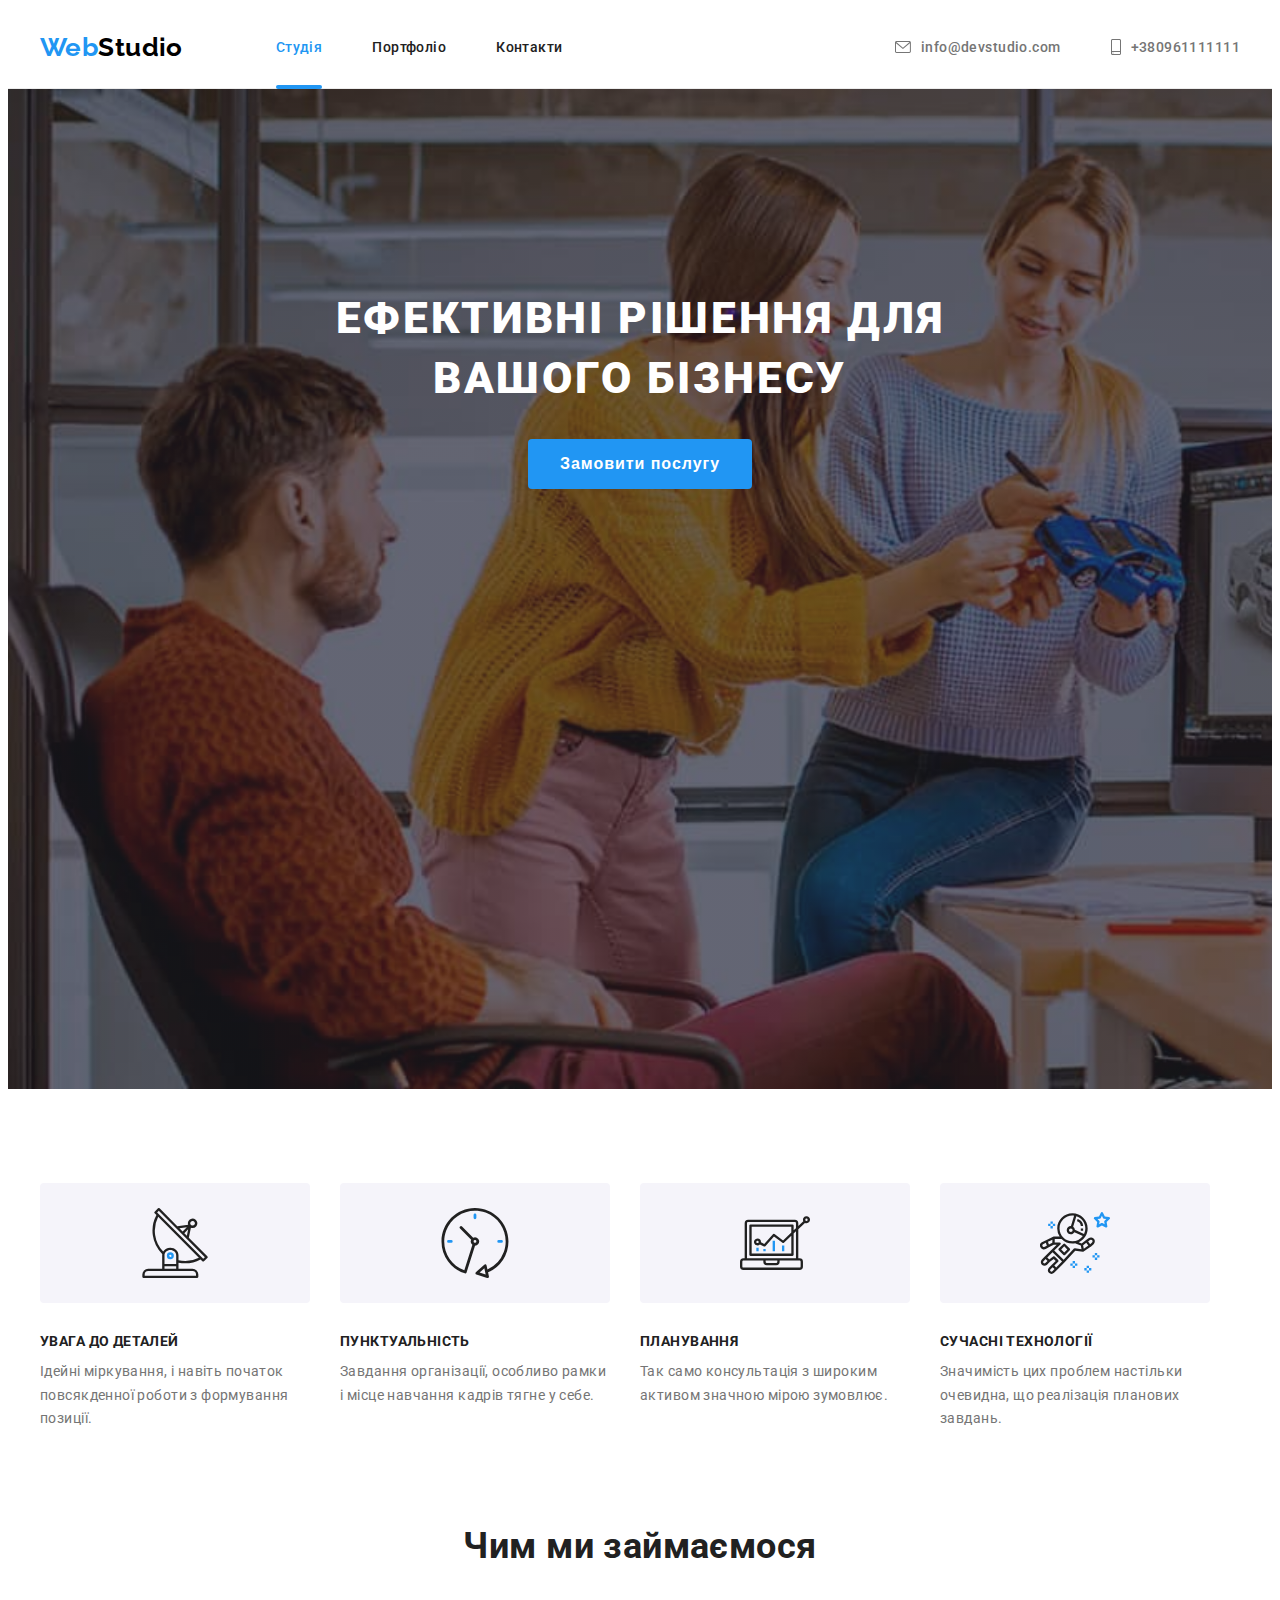
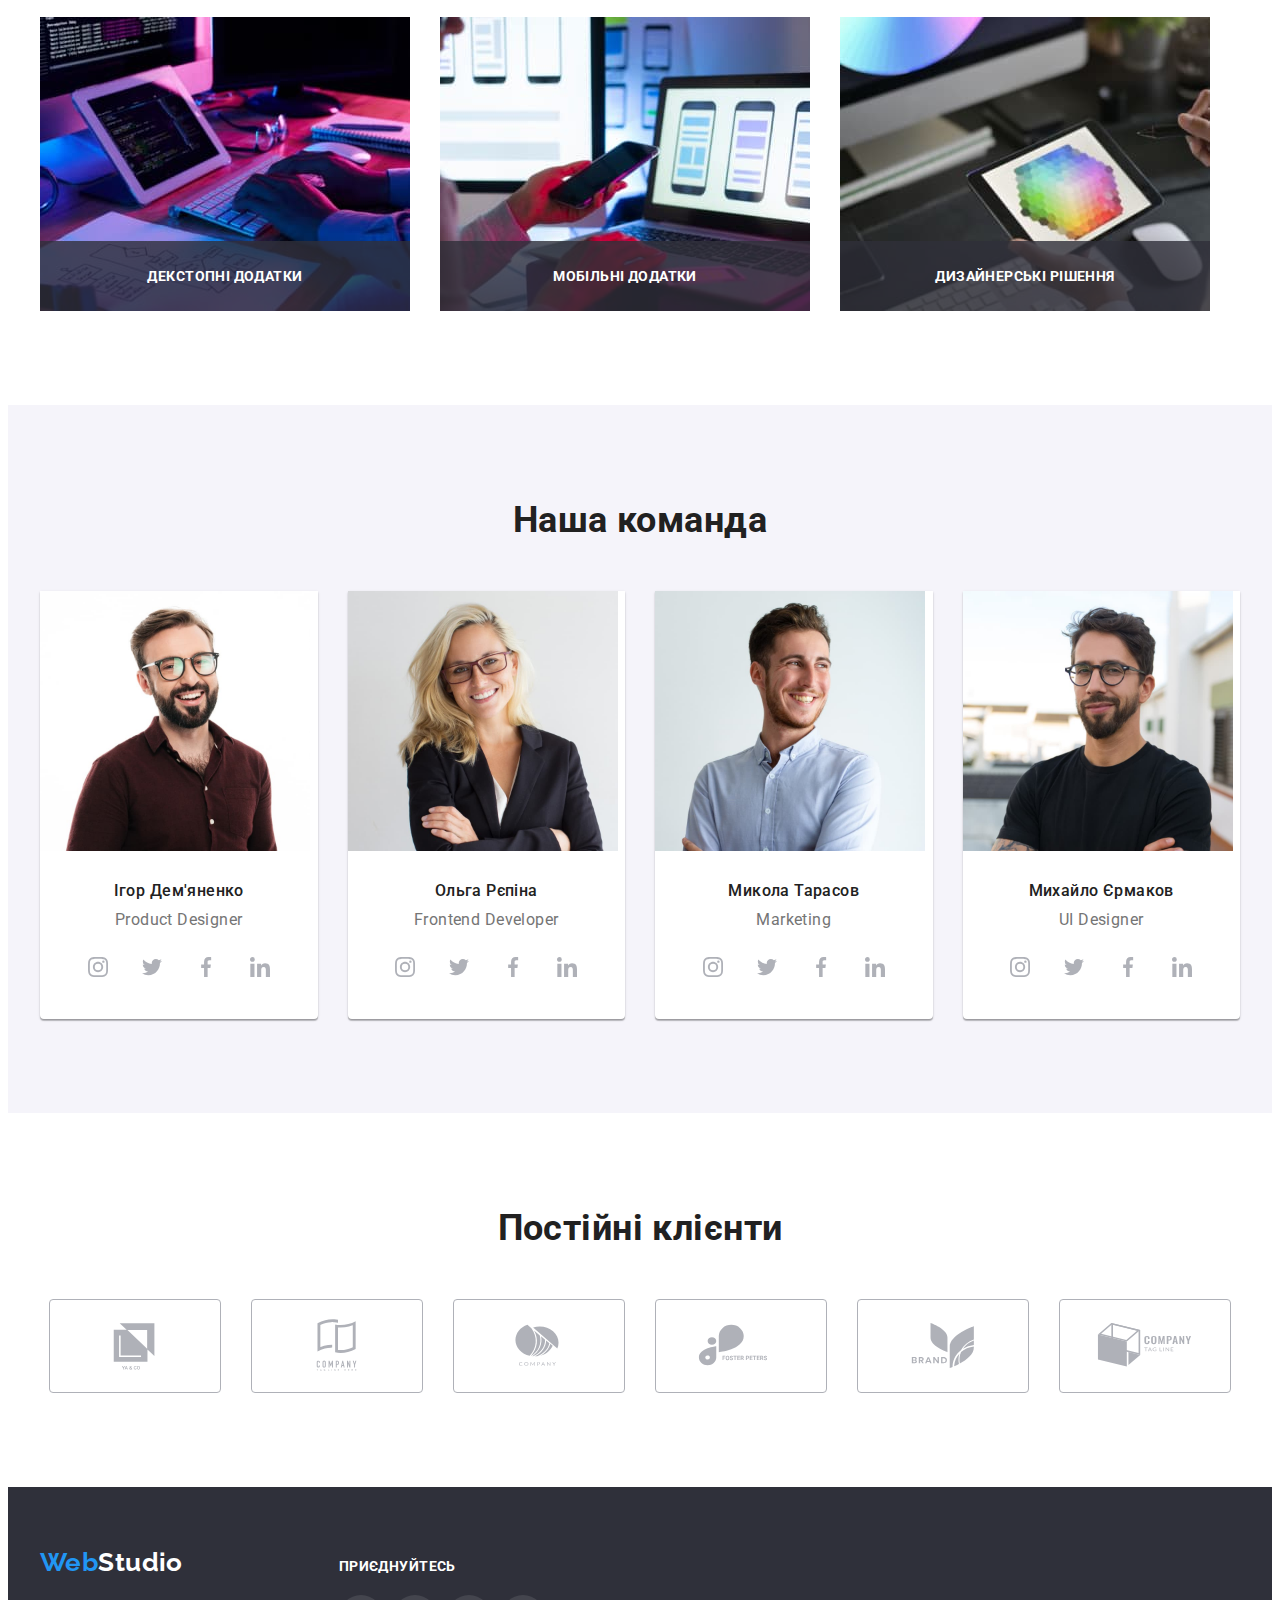
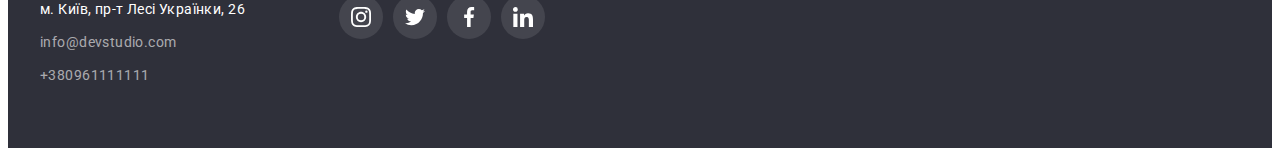
<file: index.html>
<!DOCTYPE html>
<html lang="uk">
  <head>
    <link rel="preconnect" href="https://fonts.googleapis.com" />
    <link rel="preconnect" href="https://fonts.gstatic.com" crossorigin />
    <link
      href="https://fonts.googleapis.com/css2?family=Raleway:wght@700&family=Roboto:wght@400;500;700;900&display=swap"
      rel="stylesheet"
    />
    <link
      rel="stylesheet"
      href="https://cdnjs.cloudflare.com/ajax/libs/modern-normalize/1.1.0/modern-normalize.min.css"
      integrity="sha512-wpPYUAdjBVSE4KJnH1VR1HeZfpl1ub8YT/NKx4PuQ5NmX2tKuGu6U/JRp5y+Y8XG2tV+wKQpNHVUX03MfMFn9Q=="
      crossorigin="anonymous"
      referrerpolicy="no-referrer"
    />
    <link rel="stylesheet" href="./css/styles.css" />
    <meta charset="UTF-8" />
    <meta http-equiv="X-UA-Compatible" content="IE=edge" />
    <meta name="viewport" content="width=device-width, initial-scale=1.0" />
    <title>Document</title>
  </head>
  <body>
    <header>
      <div class="container page-header-container">
        <a class="logo-header" href="./index.html"><span>Web</span>Studio</a>
        <nav>
          <ul class="navigation-list">
            <li><a class="current" href="./index.html">Студія</a></li>
            <li><a href="./portfolio.html">Портфоліо</a></li>
            <li><a href="#">Контакти</a></li>
          </ul>
        </nav>
        <ul class="header-contacts-list">
          <li class="header-contacts-list-item">
            <a
              class="contacts-header mail-header"
              href="mailto:info@devstudio.com"
            >
              <svg class="header-contacts-list-icon" width="16" height="12">
                <use
                  lang="en"
                  aria-label="envelope icon"
                  href="./images/icons.svg#icon-envelope"
                ></use>
              </svg>
              info@devstudio.com</a
            >
          </li>
          <li class="header-contacts-list-item">
            <a class="contacts-header phone-header" href="tel:+380961111111">
              <svg class="header-contacts-list-icon" width="10" height="16">
                <use
                  lang="en"
                  aria-label="smartphone icon"
                  href="./images/icons.svg#icon-smartphone"
                ></use>
              </svg>
              +380961111111
            </a>
          </li>
        </ul>
      </div>
    </header>

    <main>
      <section class="heading section">
        <div class="container">
          <h1 class="index-heading">Ефективні рішення для вашого бізнесу</h1>
          <button class="order-btn" type="button" data-modal-open>
            Замовити послугу
          </button>
        </div>
      </section>

      <section class="our-advantages section">
        <div class="container">
          <h2 class="index-heading2 visually-hidden">Наші переваги</h2>
          <ul class="advantages-list">
            <li class="advantages-list-item">
              <div class="advantages-icon-bg">
                <svg class="advantages-icon" width="70" height="70">
                  <use
                    lang="en"
                    aria-label="antenna icon"
                    href="./images/icons.svg#icon-antenna"
                  ></use>
                </svg>
              </div>
              <h3>Увага до деталей</h3>
              <p>
                Ідейні міркування, і навіть початок повсякденної роботи з
                формування позиції.
              </p>
            </li>
            <li class="advantages-list-item">
              <div class="advantages-icon-bg">
                <svg class="advantages-icon" width="70" height="70">
                  <use
                    lang="en"
                    aria-label="clock icon"
                    href="./images/icons.svg#icon-clock"
                  ></use>
                </svg>
              </div>
              <h3>Пунктуальність</h3>
              <p>
                Завдання організації, особливо рамки і місце навчання кадрів
                тягне у себе.
              </p>
            </li>
            <li class="advantages-list-item">
              <div class="advantages-icon-bg">
                <svg class="advantages-icon" width="70" height="70">
                  <use
                    lang="en"
                    aria-label="diagram icon"
                    href="./images/icons.svg#icon-diagram"
                  ></use>
                </svg>
              </div>
              <h3>Планування</h3>
              <p>
                Так само консультація з широким активом значною мірою зумовлює.
              </p>
            </li>
            <li class="advantages-list-item">
              <div class="advantages-icon-bg">
                <svg class="advantages-icon" width="70" height="70">
                  <use
                    lang="en"
                    aria-label="astronaut icon"
                    href="./images/icons.svg#icon-astronaut"
                  ></use>
                </svg>
              </div>
              <h3>Сучасні технології</h3>
              <p>
                Значимість цих проблем настільки очевидна, що реалізація
                планових завдань.
              </p>
            </li>
          </ul>
        </div>
      </section>

      <section class="section">
        <div class="container">
          <h2 class="index-heading2">Чим ми займаємося</h2>
          <ul class="what-we-do-list">
            <li>
              <div class="what-we-do-overlay">
              <img src="./images/what1.jpg" alt="пишемо код" width="370" />
              <p class="what-we-do-text">Декстопні додатки</p>
              </div>
            </li>
            <li>
              <div class="what-we-do-overlay">
              <img
                src="./images/what2.jpg"
                alt="адаптуємо код для мобільних пристроїв"
                width="370"
              />
              <p class="what-we-do-text">Мобільні додатки</p>
            </div>
            </li>
            <li>
              <div class="what-we-do-overlay">
              <img
                src="./images/what3.jpg"
                alt="підбираємо кольорову гаму"
                width="370"
              />
              <p class="what-we-do-text">Дизайнерські рішення</p>
            </div>
            </li>
          </ul>
        </div>
      </section>
      <section class="team section">
        <div class="container">
          <h2 class="index-heading2">Наша команда</h2>
          <ul class="team-list">
            <li class="team-card">
              <img src="./images/igor.jpg" alt="Ігор Дем'яненко" width="270" />
              <h3>Ігор Дем'яненко</h3>
              <p>Product Designer</p>
              <ul class="team-card-social-list">
                <li class="team-card-social-list-item">
                  <a class="team-card-social-list-link" href="">
                    <svg class="team-card-social-list-icon">
                      <use
                        lang="en"
                        aria-label="instagram icon"
                        href="./images/icons.svg#icon-instagram"
                      ></use>
                    </svg>
                  </a>
                </li>
                <li class="team-card-social-list-item">
                  <a class="team-card-social-list-link" href="">
                    <svg class="team-card-social-list-icon">
                      <use
                        lang="en"
                        aria-label="twitter icon"
                        href="./images/icons.svg#icon-twitter"
                      ></use>
                    </svg>
                  </a>
                </li>
                <li class="team-card-social-list-item">
                  <a class="team-card-social-list-link" href="">
                    <svg class="team-card-social-list-icon">
                      <use
                        lang="en"
                        aria-label="facebook icon"
                        href="./images/icons.svg#icon-facebook"
                      ></use>
                    </svg>
                  </a>
                </li>
                <li class="team-card-social-list-item">
                  <a class="team-card-social-list-link" href="">
                    <svg class="team-card-social-list-icon">
                      <use
                        lang="en"
                        aria-label="linkedin icon"
                        href="./images/icons.svg#icon-linkedin"
                      ></use>
                    </svg>
                  </a>
                </li>
              </ul>
            </li>
            <li class="team-card">
              <img src="./images/olga.jpg" alt="Ольга Рєпіна" width="270" />
              <h3>Ольга Рєпіна</h3>
              <p>Frontend Developer</p>
              <ul class="team-card-social-list">
                <li class="team-card-social-list-item">
                  <a class="team-card-social-list-link" href="">
                    <svg class="team-card-social-list-icon">
                      <use
                        lang="en"
                        aria-label="instagram icon"
                        href="./images/icons.svg#icon-instagram"
                      ></use>
                    </svg>
                  </a>
                </li>
                <li class="team-card-social-list-item">
                  <a class="team-card-social-list-link" href="">
                    <svg class="team-card-social-list-icon">
                      <use
                        lang="en"
                        aria-label="twitter icon"
                        href="./images/icons.svg#icon-twitter"
                      ></use>
                    </svg>
                  </a>
                </li>
                <li class="team-card-social-list-item">
                  <a class="team-card-social-list-link" href="">
                    <svg class="team-card-social-list-icon">
                      <use
                        lang="en"
                        aria-label="facebook icon"
                        href="./images/icons.svg#icon-facebook"
                      ></use>
                    </svg>
                  </a>
                </li>
                <li class="team-card-social-list-item">
                  <a class="team-card-social-list-link" href="">
                    <svg class="team-card-social-list-icon">
                      <use
                        lang="en"
                        aria-label="linkedin icon"
                        href="./images/icons.svg#icon-linkedin"
                      ></use>
                    </svg>
                  </a>
                </li>
              </ul>
            </li>
            <li class="team-card">
              <img src="./images/mikola.jpg" alt="Микола Тарасов" width="270" />
              <h3>Микола Тарасов</h3>
              <p>Marketing</p>
              <ul class="team-card-social-list">
                <li class="team-card-social-list-item">
                  <a class="team-card-social-list-link" href="">
                    <svg class="team-card-social-list-icon">
                      <use
                        lang="en"
                        aria-label="instagram icon"
                        href="./images/icons.svg#icon-instagram"
                      ></use>
                    </svg>
                  </a>
                </li>
                <li class="team-card-social-list-item">
                  <a class="team-card-social-list-link" href="">
                    <svg class="team-card-social-list-icon">
                      <use
                        lang="en"
                        aria-label="twitter icon"
                        href="./images/icons.svg#icon-twitter"
                      ></use>
                    </svg>
                  </a>
                </li>
                <li class="team-card-social-list-item">
                  <a class="team-card-social-list-link" href="">
                    <svg class="team-card-social-list-icon">
                      <use
                        lang="en"
                        aria-label="facebook icon"
                        href="./images/icons.svg#icon-facebook"
                      ></use>
                    </svg>
                  </a>
                </li>
                <li class="team-card-social-list-item">
                  <a class="team-card-social-list-link" href="">
                    <svg class="team-card-social-list-icon">
                      <use
                        lang="en"
                        aria-label="linkedin icon"
                        href="./images/icons.svg#icon-linkedin"
                      ></use>
                    </svg>
                  </a>
                </li>
              </ul>
            </li>
            <li class="team-card">
              <img
                src="./images/mihailo.jpg"
                alt="Михайло Єрмаков"
                width="270"
              />
              <h3>Михайло Єрмаков</h3>
              <p>UI Designer</p>
              <ul class="team-card-social-list">
                <li class="team-card-social-list-item">
                  <a class="team-card-social-list-link" href="">
                    <svg class="team-card-social-list-icon">
                      <use
                        lang="en"
                        aria-label="instagram icon"
                        href="./images/icons.svg#icon-instagram"
                      ></use>
                    </svg>
                  </a>
                </li>
                <li class="team-card-social-list-item">
                  <a class="team-card-social-list-link" href="">
                    <svg class="team-card-social-list-icon">
                      <use
                        lang="en"
                        aria-label="twitter icon"
                        href="./images/icons.svg#icon-twitter"
                      ></use>
                    </svg>
                  </a>
                </li>
                <li class="team-card-social-list-item">
                  <a class="team-card-social-list-link" href="">
                    <svg class="team-card-social-list-icon">
                      <use
                        lang="en"
                        aria-label="facebook icon"
                        href="./images/icons.svg#icon-facebook"
                      ></use>
                    </svg>
                  </a>
                </li>
                <li class="team-card-social-list-item">
                  <a class="team-card-social-list-link" href="">
                    <svg class="team-card-social-list-icon">
                      <use
                        lang="en"
                        aria-label="linkedin icon"
                        href="./images/icons.svg#icon-linkedin"
                      ></use>
                    </svg>
                  </a>
                </li>
              </ul>
            </li>
          </ul>
        </div>
      </section>
      <section class="section">
        <div class="container">
          <h2 class="index-heading2">Постійні клієнти</h2>
          <ul class="clients-list">
            <li class="clients-list-item">
              <a href="" class="clients-list-link">
                <svg class="clients-list-icon">
                  <use
                    aria-label="client logo"
                    href="./images/icons.svg#icon-client1"
                  ></use>
                </svg>
              </a>
            </li>
            <li class="clients-list-item">
              <a href="" class="clients-list-link">
                <svg class="clients-list-icon">
                  <use
                    aria-label="client logo"
                    href="./images/icons.svg#icon-client2"
                  ></use>
                </svg>
              </a>
            </li>
            <li class="clients-list-item">
              <a href="" class="clients-list-link">
                <svg class="clients-list-icon">
                  <use
                    aria-label="client logo"
                    href="./images/icons.svg#icon-client3"
                  ></use>
                </svg>
              </a>
            </li>
            <li class="clients-list-item">
              <a href="" class="clients-list-link">
                <svg class="clients-list-icon">
                  <use
                    aria-label="client logo"
                    href="./images/icons.svg#icon-client4"
                  ></use>
                </svg>
              </a>
            </li>
            <li class="clients-list-item">
              <a href="" class="clients-list-link">
                <svg class="clients-list-icon">
                  <use
                    aria-label="client logo"
                    href="./images/icons.svg#icon-client5"
                  ></use>
                </svg>
              </a>
            </li>
            <li class="clients-list-item">
              <a href="" class="clients-list-link">
                <svg class="clients-list-icon">
                  <use
                    aria-label="client logo"
                    href="./images/icons.svg#icon-client6"
                  ></use>
                </svg>
              </a>
            </li>
          </ul>
        </div>
      </section>
    </main>

    <footer>
      <div class="container page-footer-container">
        <div class="footer-left">
          <a class="logo-footer" href="./index.html"><span>Web</span>Studio</a>
          <address>
            <ul class="address-list">
              <li>
                <a
                  href="https://goo.gl/maps/CPtrU1FHBa2aNyZL9"
                  target="_blank"
                  rel="noopener noreferrer nofollow"
                  >м. Київ, пр-т Лесі Українки, 26</a
                >
              </li>
              <li class="address-list-item">
                <a class="contacts-footer" href="mailto:info@devstudio.com"
                  >info@devstudio.com</a
                >
              </li>
              <li class="address-list-item">
                <a class="contacts-footer" href="tel:+380961111111"
                  >+380961111111</a
                >
              </li>
            </ul>
          </address>
        </div>
        <div class="join">
          <p>Приєднуйтесь</p>
          <ul class="join-social-list">
            <li class="join-social-list-item">
              <a class="join-social-list-link" href="">
                <svg class="join-social-list-icon">
                  <use
                    lang="en"
                    aria-label="instagram icon"
                    href="./images/icons.svg#icon-instagram"
                  ></use>
                </svg>
              </a>
            </li>
            <li class="join-social-list-item">
              <a class="join-social-list-link" href="">
                <svg class="join-social-list-icon">
                  <use
                    lang="en"
                    aria-label="twitter icon"
                    href="./images/icons.svg#icon-twitter"
                  ></use>
                </svg>
              </a>
            </li>
            <li class="join-social-list-item">
              <a class="join-social-list-link" href="">
                <svg class="join-social-list-icon">
                  <use
                    lang="en"
                    aria-label="facebook icon"
                    href="./images/icons.svg#icon-facebook"
                  ></use>
                </svg>
              </a>
            </li>
            <li class="join-social-list-item">
              <a class="join-social-list-link" href="">
                <svg class="join-social-list-icon">
                  <use
                    lang="en"
                    aria-label="linkedin icon"
                    href="./images/icons.svg#icon-linkedin"
                  ></use>
                </svg>
              </a>
            </li>
          </ul>
        </div>
      </div>
    </footer>
    <div class="backdrop is-hidden" data-modal>
      <div class="modal">
        <button class="btn-close" type="button" data-modal-close>
          <svg class="icon-close" width="18" height="18">
            <use
              aria-label="close icon"
              href="./images/icons.svg#icon-close"
            ></use>
          </svg>
        </button>
      </div>
    </div>
    <script src="./js/modal.js"></script>
  </body>
</html>
</file>
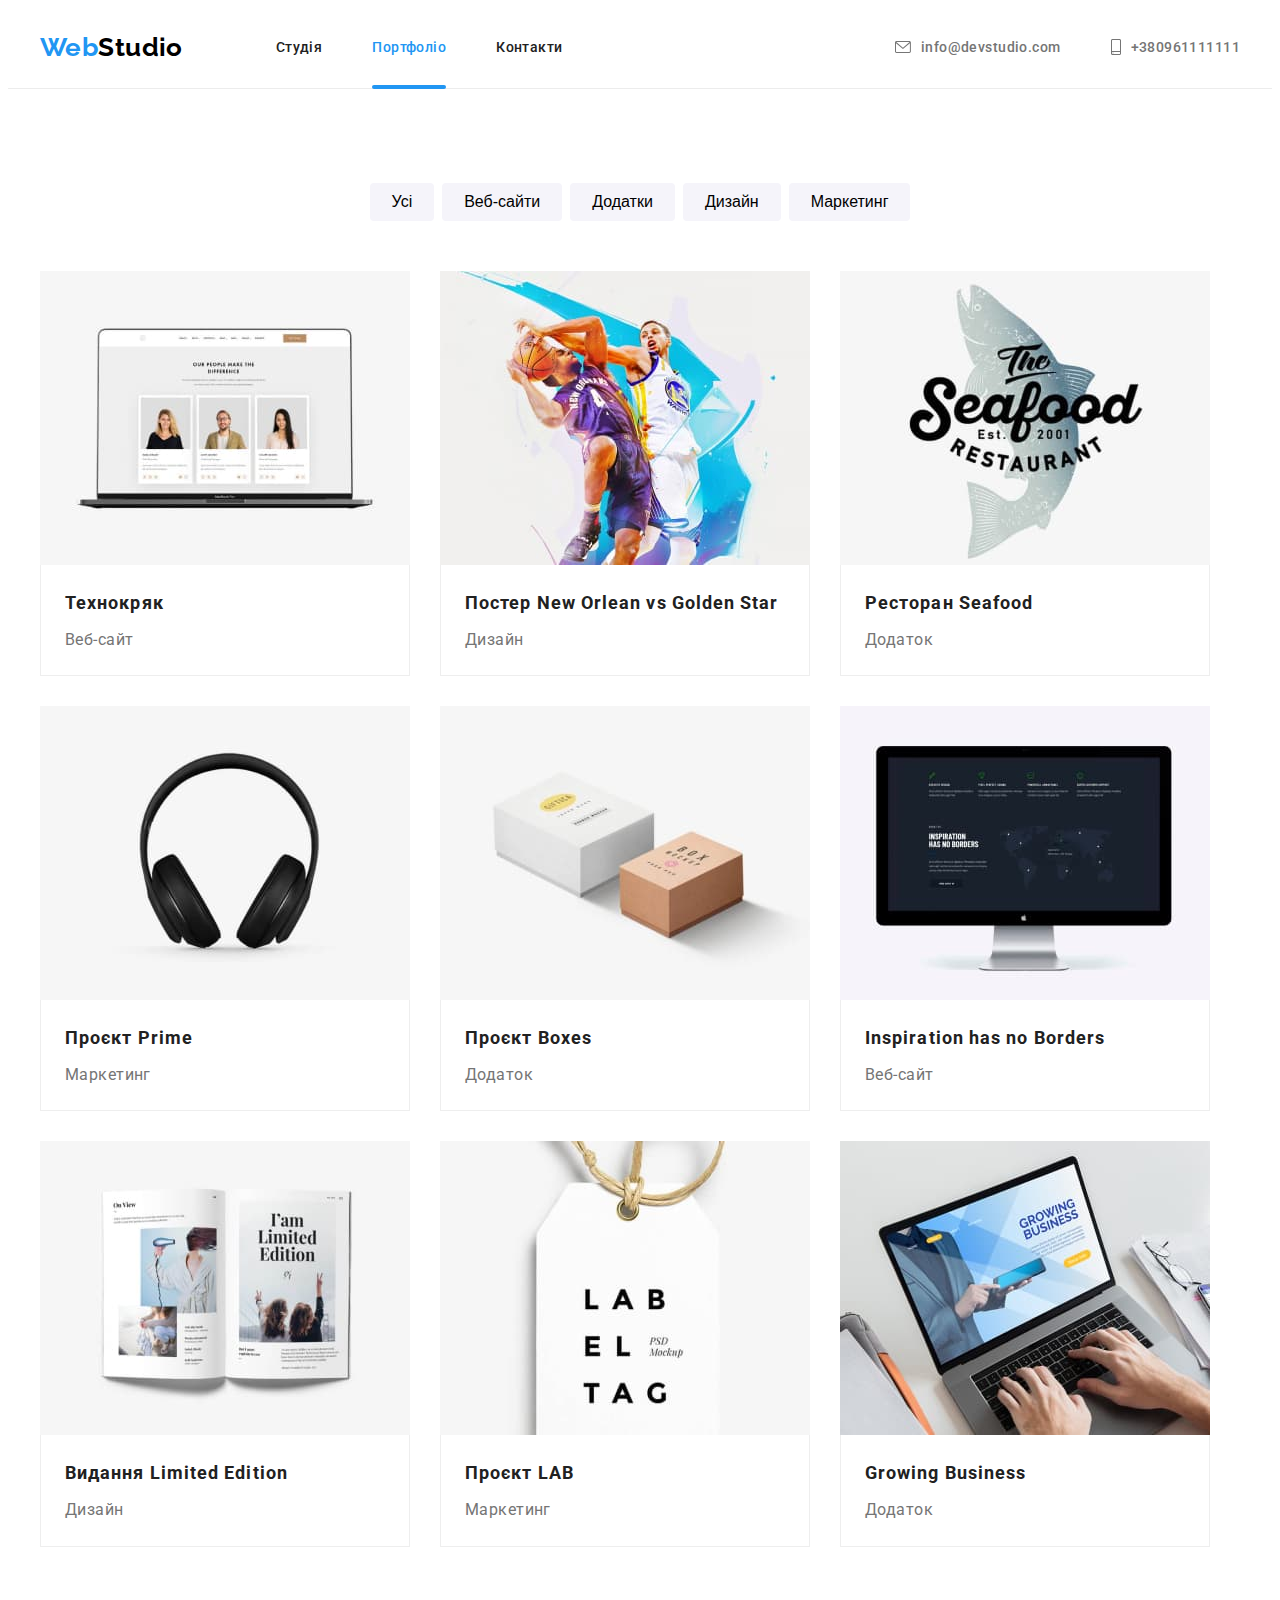
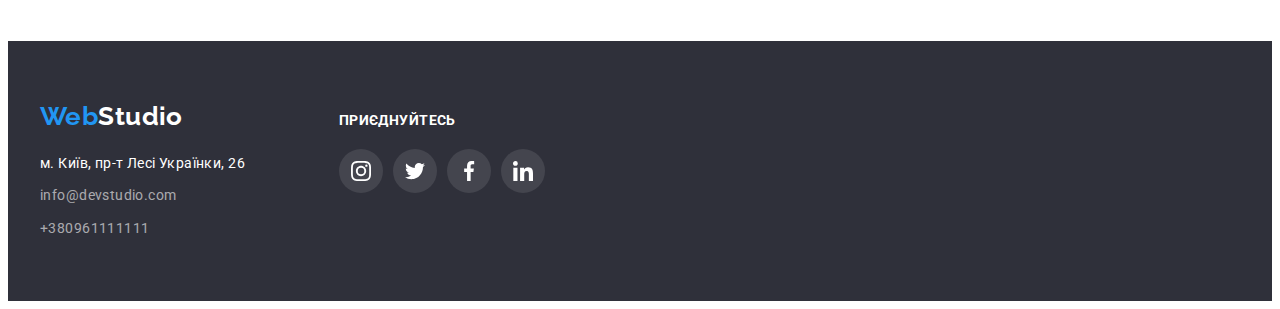
<file: portfolio.html>
<!DOCTYPE html>
<html lang="uk">
  <head>
    <link rel="preconnect" href="https://fonts.googleapis.com" />
    <link rel="preconnect" href="https://fonts.gstatic.com" crossorigin />
    <link
      href="https://fonts.googleapis.com/css2?family=Raleway:wght@700&family=Roboto:wght@400;500;700;900&display=swap"
      rel="stylesheet"
    />
    <link
      rel="stylesheet"
      href="https://cdnjs.cloudflare.com/ajax/libs/modern-normalize/1.1.0/modern-normalize.min.css"
      integrity="sha512-wpPYUAdjBVSE4KJnH1VR1HeZfpl1ub8YT/NKx4PuQ5NmX2tKuGu6U/JRp5y+Y8XG2tV+wKQpNHVUX03MfMFn9Q=="
      crossorigin="anonymous"
      referrerpolicy="no-referrer"
    />
    <link rel="stylesheet" href="./css/styles.css" />
    <meta charset="UTF-8" />
    <meta http-equiv="X-UA-Compatible" content="IE=edge" />
    <meta name="viewport" content="width=device-width, initial-scale=1.0" />
    <title>Document</title>
  </head>
  <body>
    <header>
      <div class="container page-header-container">
        <a class="logo-header" href="./index.html"><span>Web</span>Studio</a>
        <nav>
          <ul class="navigation-list">
            <li><a href="./index.html">Студія</a></li>
            <li><a class="current" href="./portfolio.html">Портфоліо</a></li>
            <li><a href="#">Контакти</a></li>
          </ul>
        </nav>
        <ul class="header-contacts-list">
          <li class="header-contacts-list-item">
            <a
              class="contacts-header mail-header"
              href="mailto:info@devstudio.com"
            >
              <svg class="header-contacts-list-icon" width="16" height="12">
                <use
                  lang="en"
                  aria-label="envelope icon"
                  href="./images/icons.svg#icon-envelope"
                ></use>
              </svg>
              info@devstudio.com</a
            >
          </li>
          <li class="header-contacts-list-item">
            <a class="contacts-header phone-header" href="tel:+380961111111">
              <svg class="header-contacts-list-icon" width="10" height="16">
                <use
                  lang="en"
                  aria-label="smartphone icon"
                  href="./images/icons.svg#icon-smartphone"
                ></use>
              </svg>
              +380961111111
            </a>
          </li>
        </ul>
      </div>
    </header>

    <section class="section">
      <div class="container portfolio-main-section">
        <h1 class="visually-hidden">Портфоліо</h1>
        <ul class="portfolio-btn-list">
          <li><button class="portfolio-btn" type="button">Усі</button></li>
          <li>
            <button class="portfolio-btn" type="button">Веб-сайти</button>
          </li>
          <li><button class="portfolio-btn" type="button">Додатки</button></li>
          <li><button class="portfolio-btn" type="button">Дизайн</button></li>
          <li>
            <button class="portfolio-btn" type="button">Маркетинг</button>
          </li>
        </ul>
        <ul class="portfolio-list">
          <li class="portfolio-list-item">
            <a href="" class="portfolio-list-link">
              <div class="portfolio-list-overlay">
                <img
                  src="./images/tehnokrak.jpg"
                  alt="Веб сайт Технокряк"
                  width="370"
                />
                <p class="portfolio-list-overlay-text">
                  Ресурс пропонує комплексні пропозиції з різним рівнем
                  функціоналу та сервісів. Все це дозволить відвідувачу отримати
                  вичерпні відомості про компанію чи приватну особу
                </p>
              </div>
              <div class="portfolio-unit-title">
                <h2>Технокряк</h2>
                <p class="portfolio-unit-text">Веб-сайт</p>
              </div>
            </a>
          </li>
          <li class="portfolio-list-item">
            <a href="" class="portfolio-list-link">
              <div class="portfolio-list-overlay">
                <img
                  src="./images/poster.jpg"
                  alt="Постер New Orlean vs Golden Star"
                  width="370"
                />
                <p class="portfolio-list-overlay-text">
                  Ресурс пропонує комплексні пропозиції з різним рівнем
                  функціоналу та сервісів. Все це дозволить відвідувачу отримати
                  вичерпні відомості про компанію чи приватну особу
                </p>
              </div>
              <div class="portfolio-unit-title">
                <h2>Постер New Orlean vs Golden Star</h2>
                <p class="portfolio-unit-text">Дизайн</p>
              </div>
            </a>
          </li>
          <li class="portfolio-list-item">
            <a href="" class="portfolio-list-link">
              <div class="portfolio-list-overlay">
                <img
                  src="./images/seafood.jpg"
                  alt="Додаток Ресторан Seafood"
                  width="370"
                />
                <p class="portfolio-list-overlay-text">
                  Ресурс пропонує комплексні пропозиції з різним рівнем
                  функціоналу та сервісів. Все це дозволить відвідувачу отримати
                  вичерпні відомості про компанію чи приватну особу
                </p>
              </div>
              <div class="portfolio-unit-title">
                <h2>Ресторан Seafood</h2>
                <p class="portfolio-unit-text">Додаток</p>
              </div>
            </a>
          </li>
          <li class="portfolio-list-item">
            <a href="" class="portfolio-list-link">
              <div class="portfolio-list-overlay">
                <img src="./images/prime.jpg" alt="Проєкт Prime" width="370" />
                <p class="portfolio-list-overlay-text">
                  Ресурс пропонує комплексні пропозиції з різним рівнем
                  функціоналу та сервісів. Все це дозволить відвідувачу отримати
                  вичерпні відомості про компанію чи приватну особу
                </p>
              </div>
              <div class="portfolio-unit-title">
                <h2>Проєкт Prime</h2>
                <p class="portfolio-unit-text">Маркетинг</p>
              </div>
            </a>
          </li>
          <li class="portfolio-list-item">
            <a href="" class="portfolio-list-link">
              <div class="portfolio-list-overlay">
                <img src="./images/boxes.jpg" alt="Додаток Boxes" width="370" />
                <p class="portfolio-list-overlay-text">
                  Ресурс пропонує комплексні пропозиції з різним рівнем
                  функціоналу та сервісів. Все це дозволить відвідувачу отримати
                  вичерпні відомості про компанію чи приватну особу
                </p>
              </div>

              <div class="portfolio-unit-title">
                <h2>Проєкт Boxes</h2>
                <p class="portfolio-unit-text">Додаток</p>
              </div>
            </a>
          </li>
          <li class="portfolio-list-item">
            <a href="" class="portfolio-list-link">
              <div class="portfolio-list-overlay">
                <img
                  src="./images/inspiration.jpg"
                  alt="Веб сайт Inspiraion has no Borders"
                  width="370"
                />
                <p class="portfolio-list-overlay-text">
                  Ресурс пропонує комплексні пропозиції з різним рівнем
                  функціоналу та сервісів. Все це дозволить відвідувачу отримати
                  вичерпні відомості про компанію чи приватну особу
                </p>
              </div>
              <div class="portfolio-unit-title">
                <h2>Inspiration has no Borders</h2>
                <p class="portfolio-unit-text">Веб-сайт</p>
              </div>
            </a>
          </li>
          <li class="portfolio-list-item">
            <a href="" class="portfolio-list-link">
              <div class="portfolio-list-overlay">
                <img
                  src="./images/limited.jpg"
                  alt="Видання Limited Edition"
                  width="370"
                />
                <p class="portfolio-list-overlay-text">
                  Ресурс пропонує комплексні пропозиції з різним рівнем
                  функціоналу та сервісів. Все це дозволить відвідувачу отримати
                  вичерпні відомості про компанію чи приватну особу
                </p>
              </div>
              <div class="portfolio-unit-title">
                <h2>Видання Limited Edition</h2>
                <p class="portfolio-unit-text">Дизайн</p>
              </div>
            </a>
          </li>
          <li class="portfolio-list-item">
            <a href="" class="portfolio-list-link">
              <div class="portfolio-list-overlay">
                <img src="./images/label.jpg" alt="Проєкт LAB" width="370" />
                <p class="portfolio-list-overlay-text">
                  Ресурс пропонує комплексні пропозиції з різним рівнем
                  функціоналу та сервісів. Все це дозволить відвідувачу отримати
                  вичерпні відомості про компанію чи приватну особу
                </p>
              </div>
              <div class="portfolio-unit-title">
                <h2>Проєкт LAB</h2>
                <p class="portfolio-unit-text">Маркетинг</p>
              </div>
            </a>
          </li>
          <li class="portfolio-list-item">
            <a href="" class="portfolio-list-link">
              <div class="portfolio-list-overlay">
                <img
                  src="./images/business.jpg"
                  alt="Додаток Growing Business"
                  width="370"
                />
                <p class="portfolio-list-overlay-text">
                  Ресурс пропонує комплексні пропозиції з різним рівнем
                  функціоналу та сервісів. Все це дозволить відвідувачу отримати
                  вичерпні відомості про компанію чи приватну особу
                </p>
              </div>
              <div class="portfolio-unit-title">
                <h2>Growing Business</h2>
                <p class="portfolio-unit-text">Додаток</p>
              </div>
            </a>
          </li>
        </ul>
      </div>
    </section>
    <footer>
      <div class="container page-footer-container">
        <div class="footer-left">
          <a class="logo-footer" href="./index.html"><span>Web</span>Studio</a>
          <address>
            <ul class="address-list">
              <li>
                <a
                  href="https://goo.gl/maps/CPtrU1FHBa2aNyZL9"
                  target="_blank"
                  rel="noopener noreferrer nofollow"
                  >м. Київ, пр-т Лесі Українки, 26</a
                >
              </li>
              <li class="address-list-item">
                <a class="contacts-footer" href="mailto:info@devstudio.com"
                  >info@devstudio.com</a
                >
              </li>
              <li class="address-list-item">
                <a class="contacts-footer" href="tel:+380961111111"
                  >+380961111111</a
                >
              </li>
            </ul>
          </address>
        </div>
        <div class="join">
          <p>Приєднуйтесь</p>
          <ul class="join-social-list">
            <li class="join-social-list-item">
              <a class="join-social-list-link" href="">
                <svg class="join-social-list-icon">
                  <use
                    lang="en"
                    aria-label="instagram icon"
                    href="./images/icons.svg#icon-instagram"
                  ></use>
                </svg>
              </a>
            </li>
            <li class="join-social-list-item">
              <a class="join-social-list-link" href="">
                <svg class="join-social-list-icon">
                  <use
                    lang="en"
                    aria-label="twitter icon"
                    href="./images/icons.svg#icon-twitter"
                  ></use>
                </svg>
              </a>
            </li>
            <li class="join-social-list-item">
              <a class="join-social-list-link" href="">
                <svg class="join-social-list-icon">
                  <use
                    lang="en"
                    aria-label="facebook icon"
                    href="./images/icons.svg#icon-facebook"
                  ></use>
                </svg>
              </a>
            </li>
            <li class="join-social-list-item">
              <a class="join-social-list-link" href="">
                <svg class="join-social-list-icon">
                  <use
                    lang="en"
                    aria-label="linkedin icon"
                    href="./images/icons.svg#icon-linkedin"
                  ></use>
                </svg>
              </a>
            </li>
          </ul>
        </div>
      </div>
    </footer>
  </body>
</html>
</file>
<file: css/styles.css>
:root {
    --main-color: #212121;
    --accent-color: #2196F3;
    --secondary-color: #757575;
    --dark-scheme-bcg-color: #2F303A;
    --dark-scheme-text-color: #FFF;
    --transition-prop: 250ms cubic-bezier(0.4, 0, 0.2, 1);
}
/* .link {
    text-decoration: none;
} */
h1,h2,h3,p {
    margin-top: 0; margin-bottom: 0;
} 
ul, ol {
        margin-top: 0;
        margin-bottom: 0;
        padding-left: 0;
}
address {
        font-style: normal;
}
li {
    list-style-type: none;
}
img {
    display: block;
    max-width: 100%;
    height: auto;
}
button {
    cursor: pointer;
}
.visually-hidden {
    position: absolute;
      white-space: nowrap;
      width: 1px;
      height: 1px;
      overflow: hidden;
      border: 0;
      padding: 0;
      clip: rect(0 0 0 0);
      clip-path: inset(50%);
      margin: -1px;
  }
body {
    font-family: Roboto, sans-serif;
    color: var(--main-color);
    background-color: #FFF;
    font-size: 14px;
    letter-spacing: 0.03em;
}
.container {
    width: 1200px;
    margin-left: auto;
    margin-right: auto;
    padding-left: 15px;
    padding-right: 15px;
}
.section {
    padding-top: 94px;
    padding-bottom: 94px;
}

/* --------------HEADER -------------*/
.page-header-container {
    display: flex;
    align-items: center;
}
.navigation-list {
    display: flex;
    gap: 50px;
}
.header-contacts-list {
    display: flex;
    margin-left: auto;
    gap: 50px;
    align-items: center;
}
.logo-header {
    margin-right: 93px;
}
.logo-header,
.logo-header>span {
    font-family: Raleway;
    font-Weight: 700;
    text-decoration: none;
    line-height: 1.19;
    font-size: 26px;
    color: #000;
}
.logo-header>span,
header li>a:hover,
header li>a:focus  {
    color: var(--accent-color)
}
header a{
    font-weight: 500;
    color: var(--main-color);
    text-decoration: none;
    transition: color var(--transition-prop);
}
.current {
    color: var(--accent-color);
    position: relative;
}
.current::after {
    width: 100%;
    top: 46px;
    left: 0;
    position: absolute;
    content:"";
    height: 4px;
    background-color: var(--accent-color);
    border-radius: 2px;
}
.contacts-header{
    color: var(--secondary-color);
}
header {
    padding-top: 24px;
    padding-bottom: 25px;
    border-bottom: 1px #ECECEC solid;
}
.header-contacts-list-item>a{
    display: flex;
    align-items: center;
}
.header-contacts-list-icon{
    fill: var(--secondary-color);
    margin-right: 10px;
    transition: fill var(--transition-prop);
}
.header-contacts-list-item:hover .header-contacts-list-icon,
.header-contacts-list-item:focus .header-contacts-list-icon{
    fill: var(--accent-color)
}
/* --------------HEADER -------------*/
/* --------------BODY ------------- */
.index-heading {
    width: 696px;
    font-weight: 900;
    font-size: 44px;
    line-height: 1.36;
    letter-spacing: 0.06em;
    text-align: center;
    text-transform: uppercase;
    color: var(--dark-scheme-text-color);
    margin-left: auto;
    margin-right: auto;
    margin-bottom: 30px;
}
.heading{
    background-color: #c4c4c4;
    text-align: center;
    background-image: linear-gradient(rgba(47, 48, 58, 0.4), rgba(47, 48, 58, 0.4)), url(../images/bg-heading.jpg);
    background-size: cover;
    background-repeat: no-repeat;
    max-width: 1600px;
    height: 600px;
    margin-left: auto;
    margin-right: auto;
    padding-top: 200px;
    padding-bottom: 200px;
}
.order-btn {
    font-size: 16px;
    font-weight: 700;
    letter-spacing: 0.06em;
    line-height: 1.9;
    color: #FFF;
    background-color: var(--accent-color);
    border: none;
    border-radius: 4px;
    padding: 10px 32px;
    transition: background-color var(--transition-prop);
}
.order-btn:hover,
.order-btn:focus {
    background-color: #188CE8;
}
.our-advantages {
    padding-bottom: 0px;
}
.our-advantages h3{
    font-size: 14px;
    font-weight: 700;
    line-height: 1.2;
    text-transform: uppercase;
}
.our-advantages p{
    font-size: 14px;
    font-weight: 400;
    color: var(--secondary-color);
    line-height: 1.7;
}
.advantages-list-item {
    width: 270px;
    /* flex-basis: calc((100% - 90px) / 4); */
}
.advantages-icon-bg{
    background-color: #F5F4FA;
    border-radius: 4px;
    width: 270px;
    height: 120px;
    margin-bottom: 30px;
    display: flex;
    align-items: center;
    justify-content: center;
}
.index-heading2 {
    font-size: 36px;
    font-weight: 700;
    margin-bottom: 50px;
    text-align: center;
}
.team h3 {
    font-size: 16px;
    font-weight: 500;
    line-height: 1.19;
    margin-bottom: 10px;
}
.team-card  {
    flex-basis: calc((100% - 90px) / 4);
}
.team img {
    margin-bottom: 30px;
}
.team p{
    font-size: 16px;
    font-weight: 400;
    line-height: 1.19;
    color: var(--secondary-color);
    margin-bottom: 16px;
}
.advantages-list {
    display: flex;
    gap: 30px;
}
.advantages-list h3{
    margin-bottom: 10px;
}
.what-we-do-list {
    display: flex;
    gap: 30px;
}
.what-we-do-text {
    position: absolute;
    bottom: 0;
    left: 0;
    width: 100%;
    /* padding-top: 27px;
    padding-bottom: 27px;
    text-align: center; */
    display: flex;
    height: 70px;
    justify-content: center;
    align-items: center;
    font-weight: 700;
    line-height: 16px;
    text-transform: uppercase;
    color:var(--dark-scheme-text-color);
    background-color: rgba(47, 48, 58, 0.8);
}
.what-we-do-overlay {
    position: relative;
    overflow: auto;
}

.team-list {
    display: flex;
    gap: 30px;
    text-align: center;
}
.team-card {
    border-radius: 0px 0px 4px 4px;
    background-color: #FFF;
    box-shadow: 0px 1px 3px rgba(0, 0, 0, 0.12), 0px 1px 1px rgba(0, 0, 0, 0.14), 0px 2px 1px rgba(0, 0, 0, 0.2);
}
.team {
    background-color: #F5F4FA;
}
.team-card-social-list {
    display: flex;
    gap: 10px;
    justify-content: center;
    margin-bottom: 30px;
}
.team-card-social-list-icon {
    width: 20px;
    height: 20px;
    fill: #AFB1B8;
    transition: fill var(--transition-prop);
}
.team-card-social-list-link {
    display: flex;
    align-items: center;
    justify-content: center;
    width: 44px;
    height: 44px;
    border-radius: 50%;
    transition: background-color var(--transition-prop);
}
.team-card-social-list-link:hover,
.team-card-social-list-link:focus {
    background-color: var(--accent-color);
}
.team-card-social-list-link:hover .team-card-social-list-icon,
.team-card-social-list-link:focus .team-card-social-list-icon {
    fill: #FFF;
}
.clients-list{
    display: flex;
    flex-wrap: wrap;
    justify-content: center;
    gap: 30px;
}
.clients-list-icon {
    fill: #AFB1B8;
    width: 106px;
    height: 60px;
    transition: fill var(--transition-prop);
}
.clients-list-link {
    display: flex;
    align-items: center;
    justify-content: center;
    width: 170px;
    height: 92px;
    border: 1px solid #AFB1B8;
    border-radius: 4px;
    transition: border var(--transition-prop);
}
.clients-list-link:hover,
.clients-list-link:focus {
    border: 1px solid var(--accent-color);
}
.clients-list-link:hover .clients-list-icon,
.clients-list-link:focus .clients-list-icon{
    fill: var(--accent-color);
}
.backdrop {
    position: fixed;
    width: 100%;
    height: 100%;
    top: 0;
    left: 0;
    background-color: rgba(0, 0, 0, 0.2);
    transition: visibility 400ms linear, opacity 400ms linear;
}
.backdrop.is-hidden {
    visibility: hidden;  
    opacity: 0;
    pointer-events: none;
}
.modal {
    background-color: #FFF;
    position: absolute;
    width: 528px;
    height: 581px;
    top: 50%;
    left: 50%;
    transform: translate(-50%,-50%);
}
.btn-close {
    display: flex;
    justify-content: center;
    align-items: center;
    position: absolute;
    top: 8px;
    right: 8px;
    width: 30px;
    height: 30px;
    background: #FFFFFF;
    border: 1px solid rgba(0, 0, 0, 0.1);
    border-radius: 50%;
}
/* --------------BODY ------------- */
/* --------------FOOTER ------------- */
footer {
    background-color: var(--dark-scheme-bcg-color);
    padding-top: 60px;
    padding-bottom: 60px;
}
.logo-footer {
    font-family: Raleway;
    font-Weight: 700;
    text-decoration: none;
    line-height: 1.19;
    font-size: 26px;
    color: var(--dark-scheme-text-color);
    display: inline-block;
    margin-bottom: 20px;
    margin-right: 156px;
}
.logo-footer>span{
    color: var(--accent-color)
}
address a{
    font-size: 14px;
    font-weight: 400;
    line-height: 1.7;
    text-decoration: none;
    color: var(--dark-scheme-text-color);
}
.contacts-footer{
    color: rgba(255, 255, 255, 0.6);
}
.address-list>li:not(:last-child) {
    margin-bottom: 9px;
}
.page-footer-container {
    display: flex;
    align-items: baseline;
}
.join p{
    color:var(--dark-scheme-text-color);
    font-weight: 700;
    line-height: 1.14;
    text-transform: uppercase;
    margin-bottom: 20px;
}
.join-social-list {
    display: flex;
    gap: 10px;
    justify-content: center;
    padding-bottom: 30px;
}

.join-social-list-icon {
    width: 20px;
    height: 20px;
    fill: #FFF;
}

.join-social-list-link {
    display: flex;
    align-items: center;
    justify-content: center;
    width: 44px;
    height: 44px;
    border-radius: 50%;
    background-color: rgba(255, 255, 255, 0.1);
    transition: background-color var(--transition-prop);
}

.join-social-list-link:hover,
.join-social-list-link:focus {
    background-color: var(--accent-color);
}

/* --------------FOOTER ------------- */
/* --------------PORTFOLIO ------------- */
.portfolio-btn {
    font-weight: 500;
    font-size: 16px;
    line-height: 1.6;
    background-color: #F5F4FA;
    border: none;
    border-radius: 4px;
    padding: 6px 22px;
    transition: background-color var(--transition-prop), color var(--transition-prop),box-shadow var(--transition-prop);
}
.portfolio-btn:hover,
.portfolio-btn:focus {
    color: #FFF;
    background-color: var(--accent-color);
    box-shadow: 0px 3px 1px rgba(0, 0, 0, 0.1), 0px 1px 2px rgba(0, 0, 0, 0.08), 0px 2px 2px rgba(0, 0, 0, 0.12);
    /* padding: 6px 25px; */
    /* На макеті активна кнопка збільшеного розміру, 
    не зрозуміло чи тому що перша, чи це через активність. 
    Тому зробив збільшений падинг для активних кнопок.
    P.S.: Прибрав, бо не подобається */
}
.portfolio-list h2 {
    font-weight: 700;
    font-size: 18px;
    line-height: 2.0;
    letter-spacing: 0.06em;
    color: var(--main-color);
} 
.portfolio-unit-text {
    font-weight: 400;
    font-size: 16px;
    line-height: 1.9;
    color: var(--secondary-color);
}
.portfolio-list-link {
    text-decoration: none;
    display: block;
    transition: box-shadow var(--transition-prop);
}
.portfolio-list-link:hover,
.portfolio-list-link:focus {
    box-shadow: 0px 1px 1px rgba(0, 0, 0, 0.12), 0px 4px 4px rgba(0, 0, 0, 0.06), 1px 4px 6px rgba(0, 0, 0, 0.16);
}
/* На лі-шках хіба не можна було лишити ховер фокус? працює однаково */
.portfolio-main-section {
    display: flex;
    flex-direction: column;
}
.portfolio-btn-list {
    display: flex;
    justify-content: center;
    margin-bottom: 50px;
}
.portfolio-btn-list>li:not(:last-child) {
    margin-right: 8px;
}
.portfolio-list {
    display: flex;
    flex-wrap: wrap;
    gap: 30px;
    flex-basis: calc((100% - 60px) / 3);
}
.portfolio-list h2 {
    margin-bottom: 4px;
}
.portfolio-unit-title {
    border: 1px solid #EEEEEE;
    border-top: none;
    padding: 20px 24px;
}
.portfolio-list-overlay-text {
    width: 100%;
    height: 100%;
    overflow: auto;
    position: absolute;
    top: 0;
    left: 0;
    transform: translateY(100%);
    font-size: 18px;
    line-height: 155%;
    color: var(--dark-scheme-text-color);
    padding: 63px 24px;
    background-color: rgba(33, 150, 243, 0.9);
    transition: var(--transition-prop)
}
.portfolio-list-overlay {
    position: relative;
    overflow: hidden;
}
.portfolio-list-link:hover .portfolio-list-overlay-text,
.portfolio-list-link:focus .portfolio-list-overlay-text{
    transform: translateY(0);

/* --------------PORTFOLIO ------------- */
</file>
